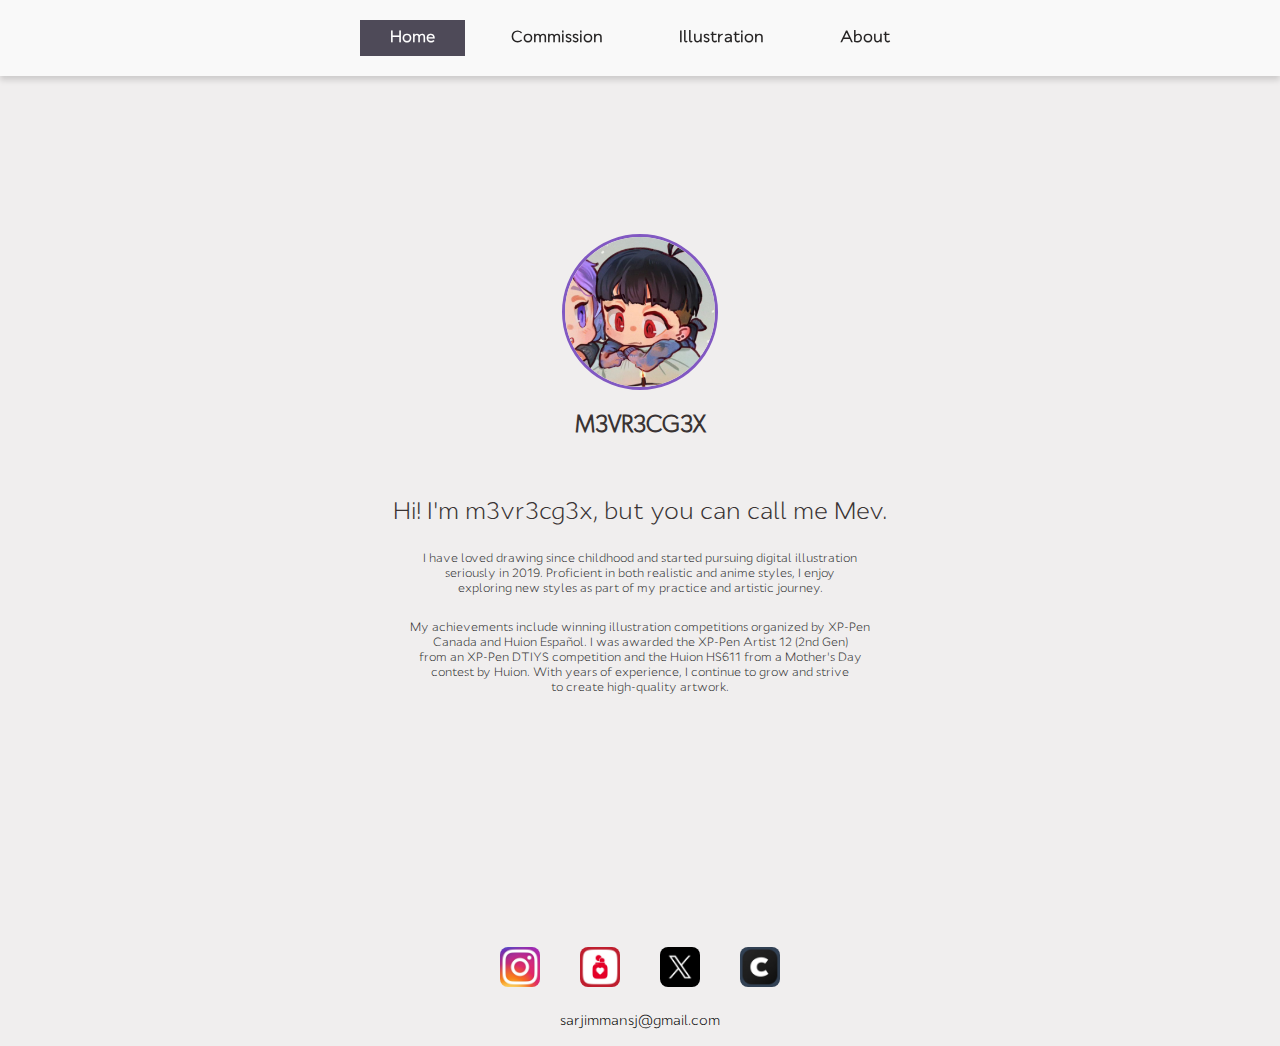
<file: index.html>
<!DOCTYPE html>
<html lang="id">
  <head>
    <meta charset="UTF-8" />
    <meta name="viewport" content="width=device-width, initial-scale=1.0" />
    <title>Home</title>
    <link rel="stylesheet" href="styles.css" />
  </head>
  <body>
    <div id="nav-placeholder"></div>
    <script src="script.js"></script>
    <section class="profile">
      <img src="images/profile.jpg" alt="Foto Profil" class="profile-pic" />
      <h1>M3VR3CG3X</h1>
      <home-text><p>Hi! I'm m3vr3cg3x, but you can call me Mev.
      <p>
      </p>I have loved drawing since childhood and started pursuing digital illustration
      <br> seriously in 2019. Proficient in both realistic and anime styles, I enjoy
      <br> exploring new styles as part of my practice and artistic journey.
      <p>
      </p>My achievements include winning illustration competitions organized by XP-Pen
      <br> Canada and Huion Español. I was awarded the XP-Pen Artist 12 (2nd Gen)
      <br> from an XP-Pen DTIYS competition and the Huion HS611 from a Mother's Day
      <br> contest by Huion. With years of experience, I continue to grow and strive 
      <br> to create high-quality artwork.</p><home-text>

      <div class="social-icons" style="text-align: center;">
        <div class="icons">
          <a
            href="https://www.instagram.com/m3vr3cg3x?igsh=MTk5cmo5azRuam84eg=="
            target="_blank"
          >
            <img src="images/instagram.jpg" alt="Instagram"
          /></a>
          <a href="https://trakteer.id/sarjim%20arts/link" target="_blank">
            <img src="images/trakteer.jpg" alt="trakteer"
          /></a>
          <a
            href="https://x.com/SARJIM238?t=XTXuAhWrPxLqU-TmYVXX4g&s=09"
            target="_blank"
          >
            <img src="images/twitter.jpg" alt="twitter"
          /></a>
          <a
            href="https://cara.app/zeiwoiyoi?fbclid=PAZXh0bgNhZW0CMTEAAaZ4laaVX8Z1hZ3w3jP5znYKV1pZ8lt5d2nVCc2DoHjXbs4xNAJWLNrBFIo_aem_fktJ2m-RNVzB9vBZdnSaHg"
            target="_blank"
          >
            <img src="images/cara.jpg" alt="cara"
          /></a>
        </div>
        <p class="email-text">sarjimmansj@gmail.com</p>
      </div>
    </section>
  </body>
</html>
</file>
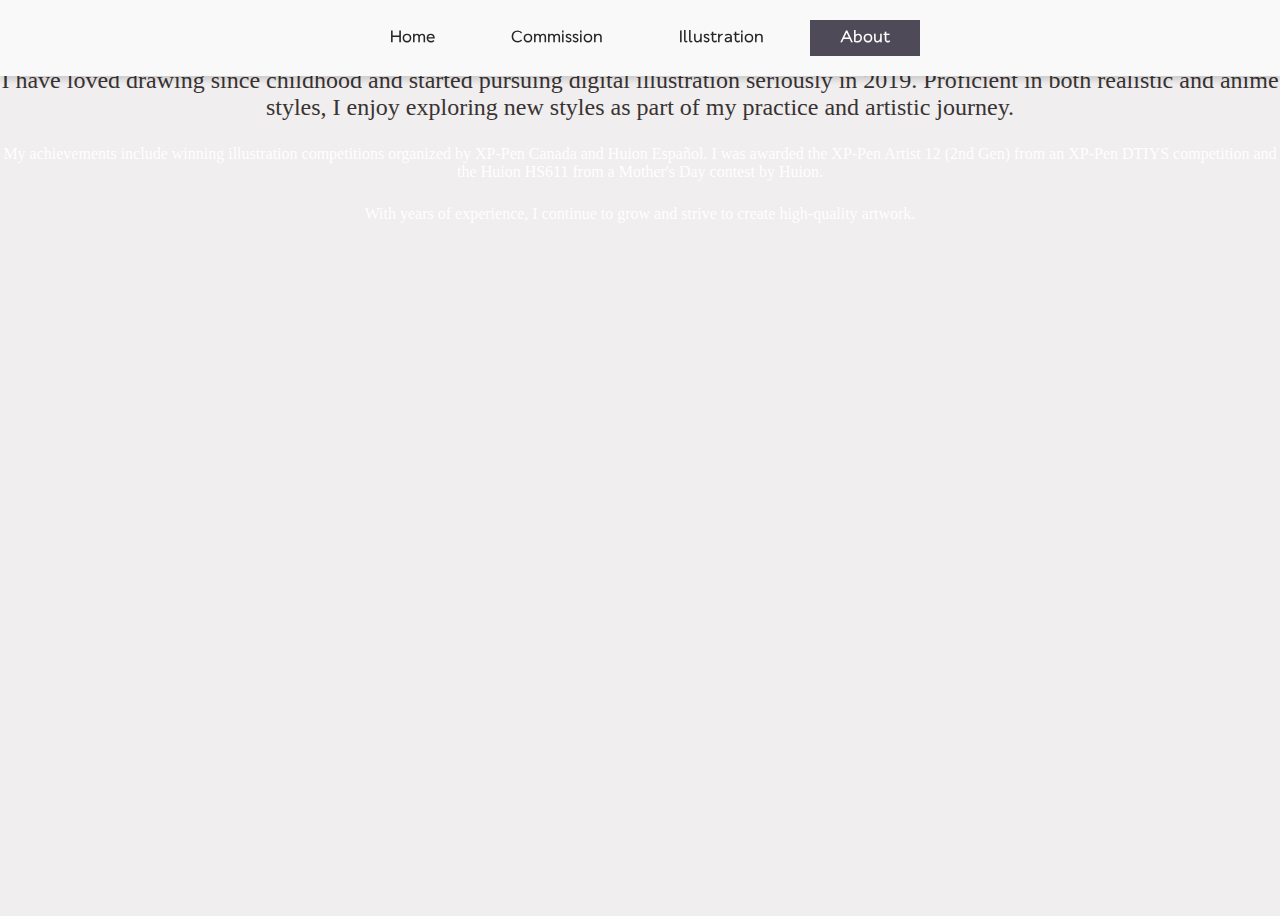
<file: about.html>
<!DOCTYPE html>
<html lang="id">
  <head>
    <meta charset="UTF-8" />
    <meta name="viewport" content="width=device-width, initial-scale=1.0" />
    <title>about</title>
    <link rel="stylesheet" href="styles.css" />
  </head>
  <body>
    <div id="nav-placeholder"></div>
    <script src="script.js"></script>

    <h1>rules</h1>
    <p>I have loved drawing since childhood and started pursuing digital illustration seriously in 2019. Proficient in both realistic and anime styles, I enjoy exploring new styles as part of my practice and artistic journey.
      <p>
      </p>My achievements include winning illustration competitions organized by XP-Pen Canada and Huion Español. I was awarded the XP-Pen Artist 12 (2nd Gen) from an XP-Pen DTIYS competition and the Huion HS611 from a Mother's Day contest by Huion.
      <p>
      </p>With years of experience, I continue to grow and strive to create high-quality artwork.
      </p>
  </body>
</html>
</file>
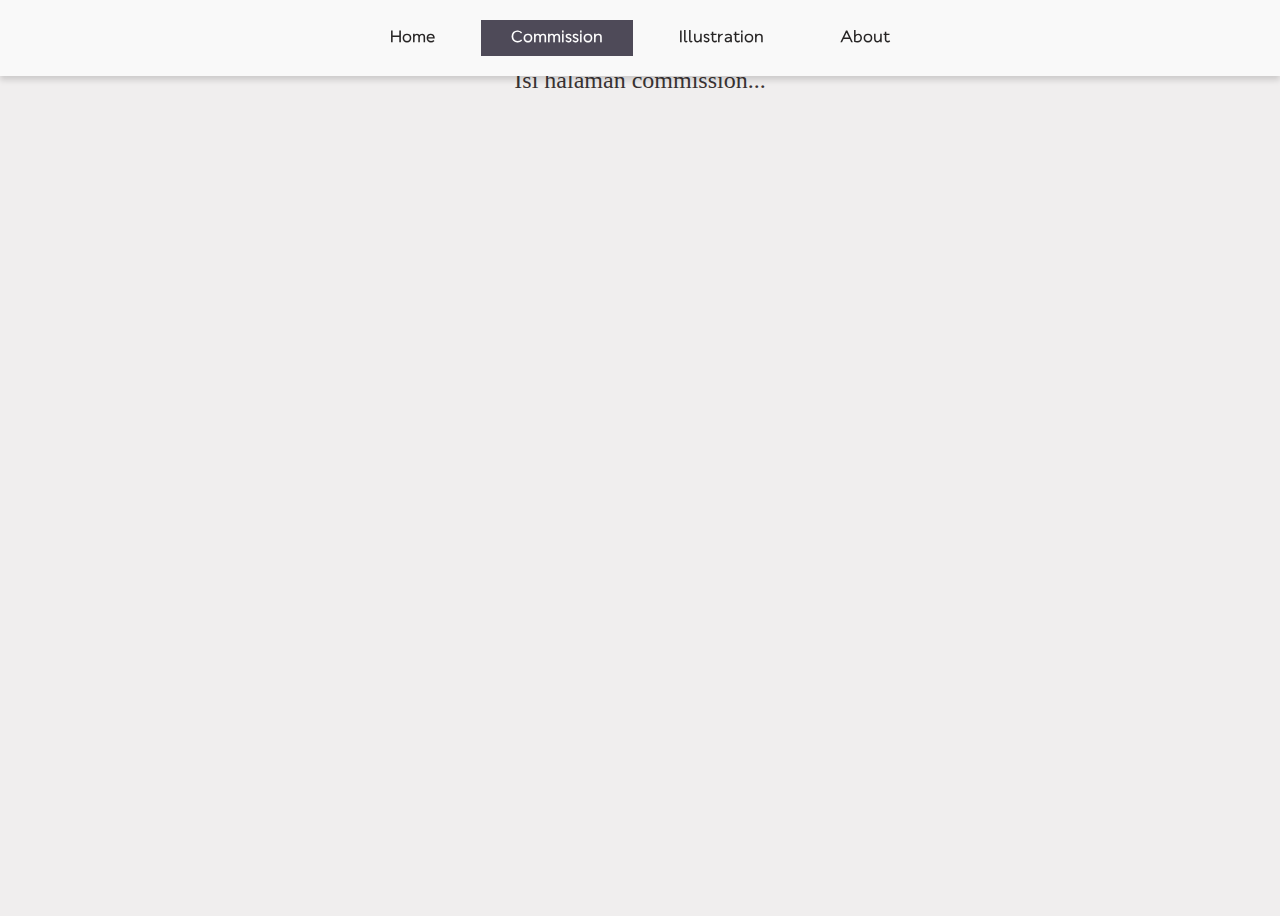
<file: commission.html>
<!DOCTYPE html>
<html lang="id">
  <head>
    <meta charset="UTF-8" />
    <meta name="viewport" content="width=device-width, initial-scale=1.0" />
    <title>Commission</title>
    <link rel="stylesheet" href="styles.css" />
  </head>
  <body>
    <div id="nav-placeholder"></div>
    <script src="script.js"></script>

    <h1>Halaman Commission</h1>
    <p>Isi halaman commission...</p>
  </body>
</html>
</file>
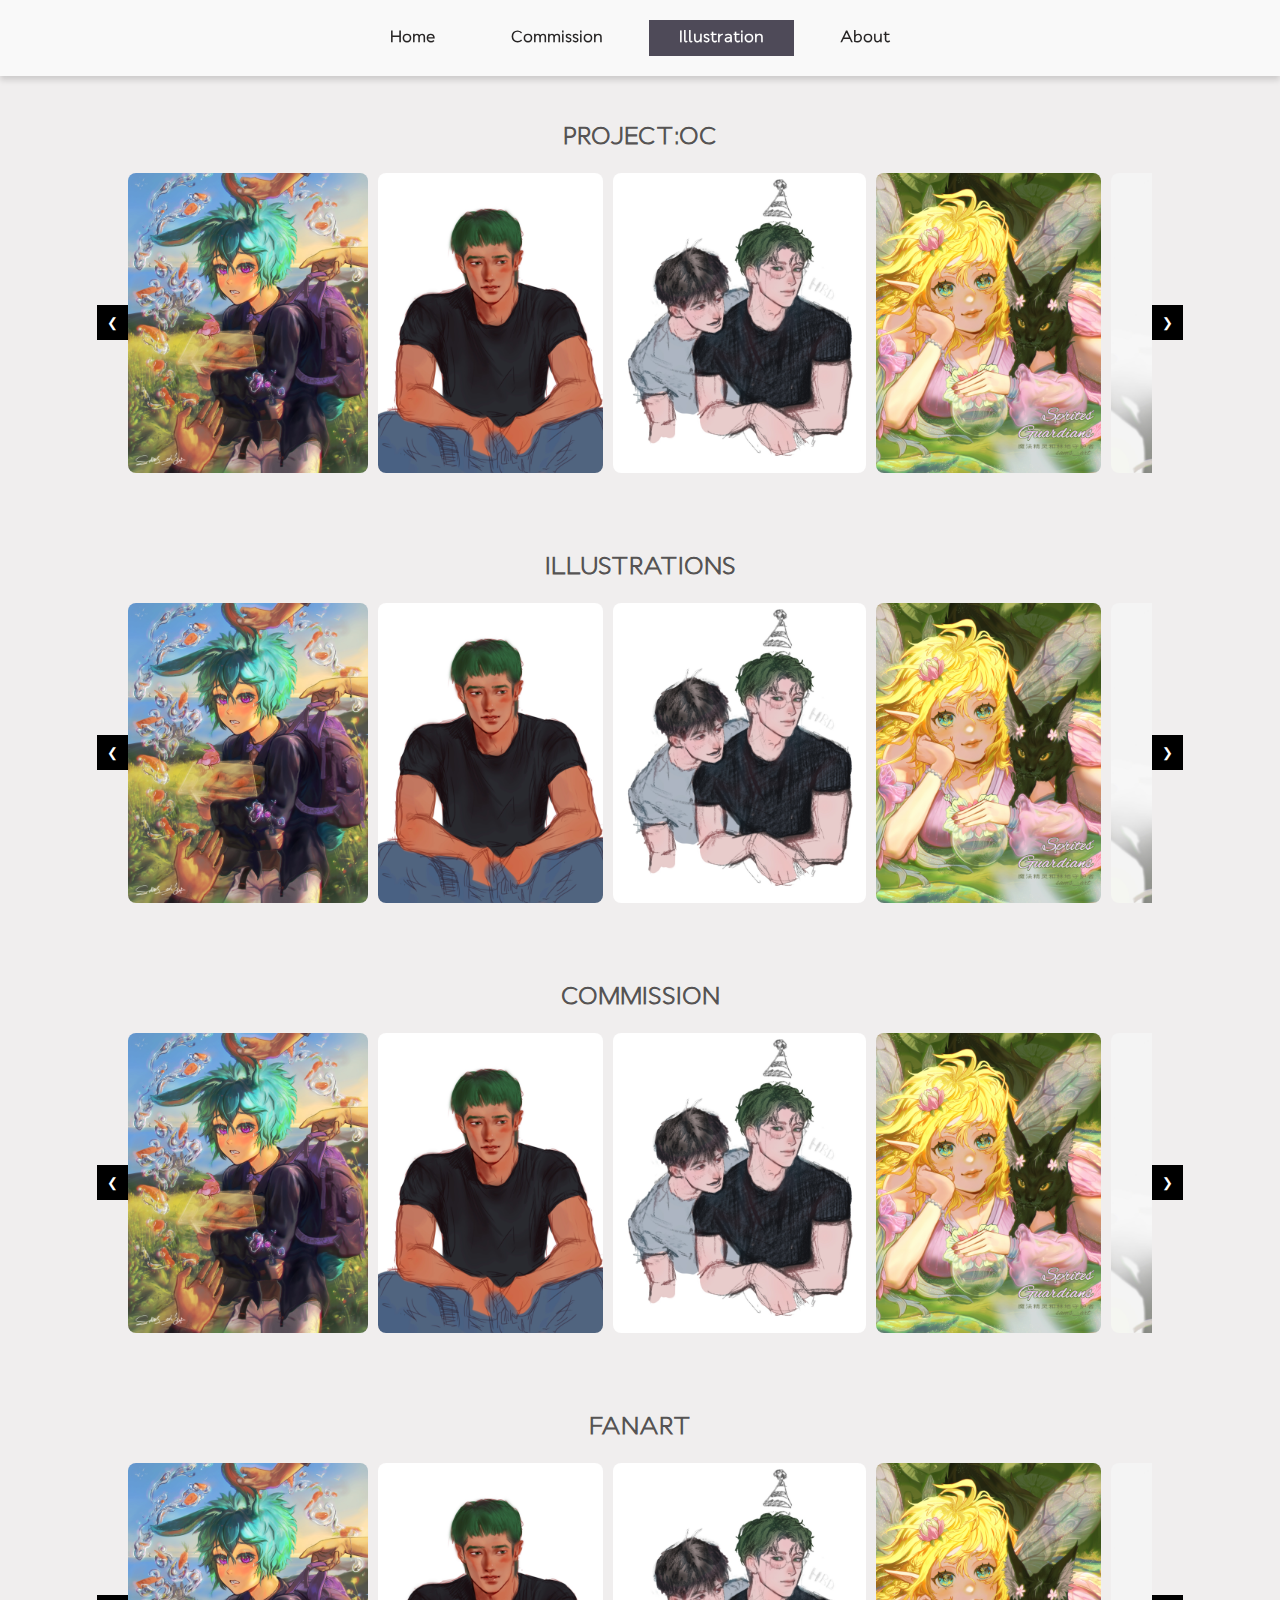
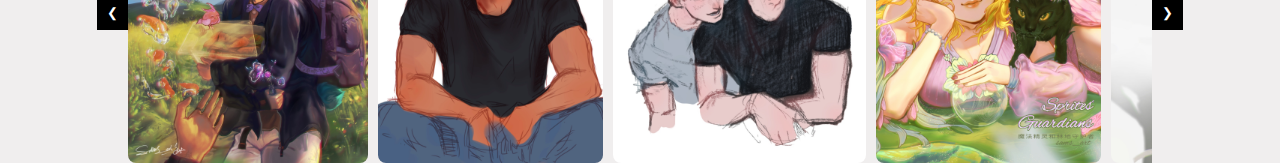
<file: illustration.html>
<!DOCTYPE html>
<html lang="id">
  <head>
    <meta charset="UTF-8" />
    <meta name="viewport" content="width=device-width, initial-scale=1.0" />
    <title>Illustration</title>
    <link rel="stylesheet" href="styles.css" />
  </head>
  <body>
    <div id="nav-placeholder"></div>
    <script src="script.js"></script>
    <h1>Illustration Page</h1>

    <section class="illustration-section">
      <h2 class="section-title">PROJECT:OC</h2>
      <div class="illustration-wrapper">
        <button id="prev1">&#10094;</button>
        <div class="illustration-container">
          <div class="illustration">
            <img
              src="illustration/illustration0.jpg"
              alt="Illustration 0: Description of illustration 0"
              onclick="openLightbox(this)"
            />
            <img
              src="illustration/illustration1.jpg"
              alt="Illustration 1: Description of illustration 1"
              onclick="openLightbox(this)"
            />
            <img
              src="illustration/illustration2.jpg"
              alt="Illustration 2: Description of illustration 2"
              onclick="openLightbox(this)"
            />
            <img
              src="illustration/illustration3.jpg"
              alt="Illustration 3: Description of illustration 3"
              onclick="openLightbox(this)"
            />
            <img
              src="illustration/illustration4.jpg"
              alt="Illustration 4: Description of illustration 4"
              onclick="openLightbox(this)"
            />
            <img
              src="illustration/illustration5.jpg"
              alt="Illustration 5: Description of illustration 5"
              onclick="openLightbox(this)"
            />
          </div>
        </div>
        <button id="next1">&#10095;</button>
      </div>
    </section>

    <section class="illustration-section">
      <h2 class="section-title">ILLUSTRATIONS</h2>
      <div class="illustration-wrapper">
        <button id="prev2">&#10094;</button>
        <div class="illustration-container">
          <div class="illustration">
            <img
              src="illustration/illustration0.jpg"
              alt="Illustration 0: Description of illustration 0"
              onclick="openLightbox(this)"
            />
            <img
              src="illustration/illustration1.jpg"
              alt="Illustration 1: Description of illustration 1"
              onclick="openLightbox(this)"
            />
            <img
              src="illustration/illustration2.jpg"
              alt="Illustration 2: Description of illustration 2"
              onclick="openLightbox(this)"
            />
            <img
              src="illustration/illustration3.jpg"
              alt="Illustration 3: Description of illustration 3"
              onclick="openLightbox(this)"
            />
            <img
              src="illustration/illustration4.jpg"
              alt="Illustration 4: Description of illustration 4"
              onclick="openLightbox(this)"
            />
            <img
              src="illustration/illustration5.jpg"
              alt="Illustration 5: Description of illustration 5"
              onclick="openLightbox(this)"
            />
          </div>
        </div>
        <button id="next2">&#10095;</button>
      </div>
    </section>

    <section class="illustration-section">
      <h2 class="section-title">COMMISSION</h2>
      <div class="illustration-wrapper">
        <button id="prev3">&#10094;</button>
        <div class="illustration-container">
          <div class="illustration">
            <img
              src="illustration/illustration0.jpg"
              alt="Illustration 0: Description of illustration 0"
              onclick="openLightbox(this)"
            />
            <img
              src="illustration/illustration1.jpg"
              alt="Illustration 1: Description of illustration 1"
              onclick="openLightbox(this)"
            />
            <img
              src="illustration/illustration2.jpg"
              alt="Illustration 2: Description of illustration 2"
              onclick="openLightbox(this)"
            />
            <img
              src="illustration/illustration3.jpg"
              alt="Illustration 3: Description of illustration 3"
              onclick="openLightbox(this)"
            />
            <img
              src="illustration/illustration4.jpg"
              alt="Illustration 4: Description of illustration 4"
              onclick="openLightbox(this)"
            />
            <img
              src="illustration/illustration5.jpg"
              alt="Illustration 5: Description of illustration 5"
              onclick="openLightbox(this)"
            />
          </div>
        </div>
        <button id="next3">&#10095;</button>
      </div>
    </section>

    <section class="illustration-section">
      <h2 class="section-title">FANART</h2>
      <div class="illustration-wrapper">
        <button id="prev4">&#10094;</button>
        <div class="illustration-container">
          <div class="illustration">
            <img
              src="illustration/illustration0.jpg"
              alt="Illustration 0: Description of illustration 0"
              onclick="openLightbox(this)"
            />
            <img
              src="illustration/illustration1.jpg"
              alt="Illustration 1: Description of illustration 1"
              onclick="openLightbox(this)"
            />
            <img
              src="illustration/illustration2.jpg"
              alt="Illustration 2: Description of illustration 2"
              onclick="openLightbox(this)"
            />
            <img
              src="illustration/illustration3.jpg"
              alt="Illustration 3: Description of illustration 3"
              onclick="openLightbox(this)"
            />
            <img
              src="illustration/illustration4.jpg"
              alt="Illustration 4: Description of illustration 4"
              onclick="openLightbox(this)"
            />
            <img
              src="illustration/illustration5.jpg"
              alt="Illustration 5: Description of illustration 5"
              onclick="openLightbox(this)"
            />
          </div>
        </div>
        <button id="next4">&#10095;</button>
      </div>
    </section>

    <div id="lightbox" class="lightbox">
      <span class="close" onclick="closeLightbox()">&times;</span>
      <img class="lightbox-img" id="lightbox-img" />
      <div id="lightbox-caption" class="lightbox-caption"></div>
      <button class="prev" onclick="changeImage(-1)">&#10094;</button>
      <button class="next" onclick="changeImage(1)">&#10095;</button>
    </div>
  </body>
</html>
</file>
<file: styles.css>
@font-face {
  font-family: "cynthopro";
  src: url("fonts/CynthoPro-Italic.otf") format("truetype");
  font-weight: normal;
  font-style: italic;
}
@font-face {
  font-family: "cynthopro1";
  src: url("fonts/CynthoPro-Bold.otf") format("truetype");
  font-weight: bold;
  font-style: normal;
}
@font-face {
  font-family: "cynthopro2";
  src: url("fonts/CynthoPro-Light.otf") format("truetype");
  font-weight: 300;
  font-style: normal;
}
@font-face {
  font-family: "cynthopro3";
  src: url("CynthoPro-Regular.otf") format("truetype");
  font-weight: normal;
  font-style: normal;
}
@font-face {
  font-family: "fontspring";
  src: url("fonts/Fontspring-DEMO-gibson-bold.otf") format("truetype");
  font-weight: bold;
  font-style: normal;
}
@font-face {
  font-family: "fontspring1";
  src: url("fonts/Fontspring-DEMO-gibson-italic.otf") format("truetype");
  font-weight: normal;
  font-style: italic;
}
@font-face {
  font-family: "fontspring2";
  src: url("fonts/Fontspring-DEMO-gibson-light.otf") format("truetype");
  font-weight: 300;
  font-style: normal;
}
@font-face {
  font-family: "fontspring3";
  src: url("fonts/Fontspring-DEMO-gibson-regular.otf") format("truetype");
  font-weight: normal;
  font-style: normal;
}
html,
body {
  height: 100%;
}
body {
  text-align: center;
  background-color: #e4e0e08e;
  width: 100%;
  max-width: 100vw;
  overflow-x: hidden;
  margin: 0;
  padding: 0;
  color: white;
}

h1,
p {
  font-size: 24px;
  color: rgb(57, 51, 51);
}

nav {
  position: fixed;
  top: 0;
  background-color: #f9f9f9;
  padding: 10px;
  box-shadow: 0 4px 6px rgba(0, 0, 0, 0.15);
  z-index: 1000;
  padding: 10px 0;
  width: 100%;
  display: flex;
  justify-content: center;
}

nav ul {
  list-style: none;
  display: flex;
  justify-content: center;
  margin: 10px;
  padding: 0;
}

nav ul li {
  display: inline;
  margin: 8px;
}

nav ul li a {
  background-color: transparent;
  font-family: "cynthopro2", sans-serif;
  border-radius: 0px;
  color: #272525;
  text-decoration: none;
  font-weight: bold;
  padding: 10px 30px;
}

nav ul li a.active {
  background-color: rgb(78, 74, 88);
  font-weight: bold;
  color: white !important;
}

.profile-pic {
  width: 150px;
  height: 150px;
  border-radius: 50%;
  border: 3px solid #8158c2;
  margin-top: 380px;
}

.profile h1 {
  margin-top: 20px;
  font-family: "fontspring2", sans-serif;
}

.profile {
  display: flex;
  flex-direction: column;
  align-items: center;
  justify-content: center;
  height: 100vh;
}

.social-icons {
  position: relative;
  bottom: 0;
  width: 100%;
  margin-top: 250px;
  padding: 0;
  text-align: center;
  min-height: 100px;
  justify-content: center;
  top: 0;
  display: flex;
  flex-direction: column;
  align-items: center; /* Center the content */
  gap: 10px; /* Add gap to separate the icons */
}

.social-icons .icons {
  display: flex;
  gap: 20px; /* Add gap to separate the icons */
  justify-content: center; /* Center the icons */
}

.social-icons a {
  margin: 0 10px;
  display: inline-block;
}

.social-icons img {
  width: 40px;
  height: 40px;
  transition: transform 0.3s;
  border-radius: 20%;
}

.social-icons img:hover {
  transform: scale(1.2);
}

home-text {
  font-size: 12px;
  font-family: "cynthopro2", sans-serif;
  color: #333;
  margin-top: 20px;
}

.email-text {
  font-famaily: "cynthopro1", sans-serif;
  text-align: center;
  margin-top: 10px;
  font-size: 14px;
  color: black;
}

.illustration-container {
  width: 80%;
  overflow-x: hidden;
  scroll-snap-type: x mandatory;
  white-space: nowrap;
  scroll-behavior: smooth;
}

.illustration {
  display: flex;
  gap: 10px;
}

.illustration img {
  width: auto;
  height: 300px;
  cursor: pointer;
  scroll-snap-align: center;
  border-radius: 8px;
  transition: transform 0.3s ease;
}

.illustration-wrapper {
  display: flex;
  align-items: center;
  justify-content: center;
}

button {
  background-color: black;
  color: white;
  border: none;
  padding: 10px;
  cursor: pointer;
}

/* Lightbox */
.lightbox {
  display: none;
  position: fixed;
  top: 0;
  left: 0;
  width: 100%;
  height: 100%;
  background: white;
  text-align: center;
  align-items: center;
  justify-content: center;
  padding-top: 50px;
}

.lightbox img {
  max-width: 60%;
  max-height: 80vh;
  margin: auto;
  margin-right: 10px;
}

.lightbox .lightbox-caption {
  color: black;
  font-size: 60px;
  margin-top: 10px;
  text-align: center;
  margin-right: 100px; /* Add margin to avoid touching the buttons */
}

/* Tombol Close */
.close {
  position: absolute;
  top: 10px;
  right: 20px;
  font-size: 100px;
  color: black;
  cursor: pointer;
}

/* Tombol Navigasi */
.prev,
.next {
  position: absolute;
  top: 50%;
  font-size: 30px;
  color: black;
  background: none;
  border: none;
  cursor: pointer;
}

.prev {
  left: 10px;
}

.next {
  right: 10px;
}

/* Responsive Design */
@media (max-width: 768px) {
  .illustration-container {
    width: 100%;
  }

  .illustration img {
    height: 200px;
  }

  .lightbox img {
    max-width: 80%;
  }

  .lightbox .lightbox-caption {
    font-size: 20px;
    margin-right: 20px;
  }
}

.section-title {
  font-family: "cynthopro2", sans-serif;
  color: rgba(51, 49, 49, 0.839);
  margin-top: 80px;
}
</file>
